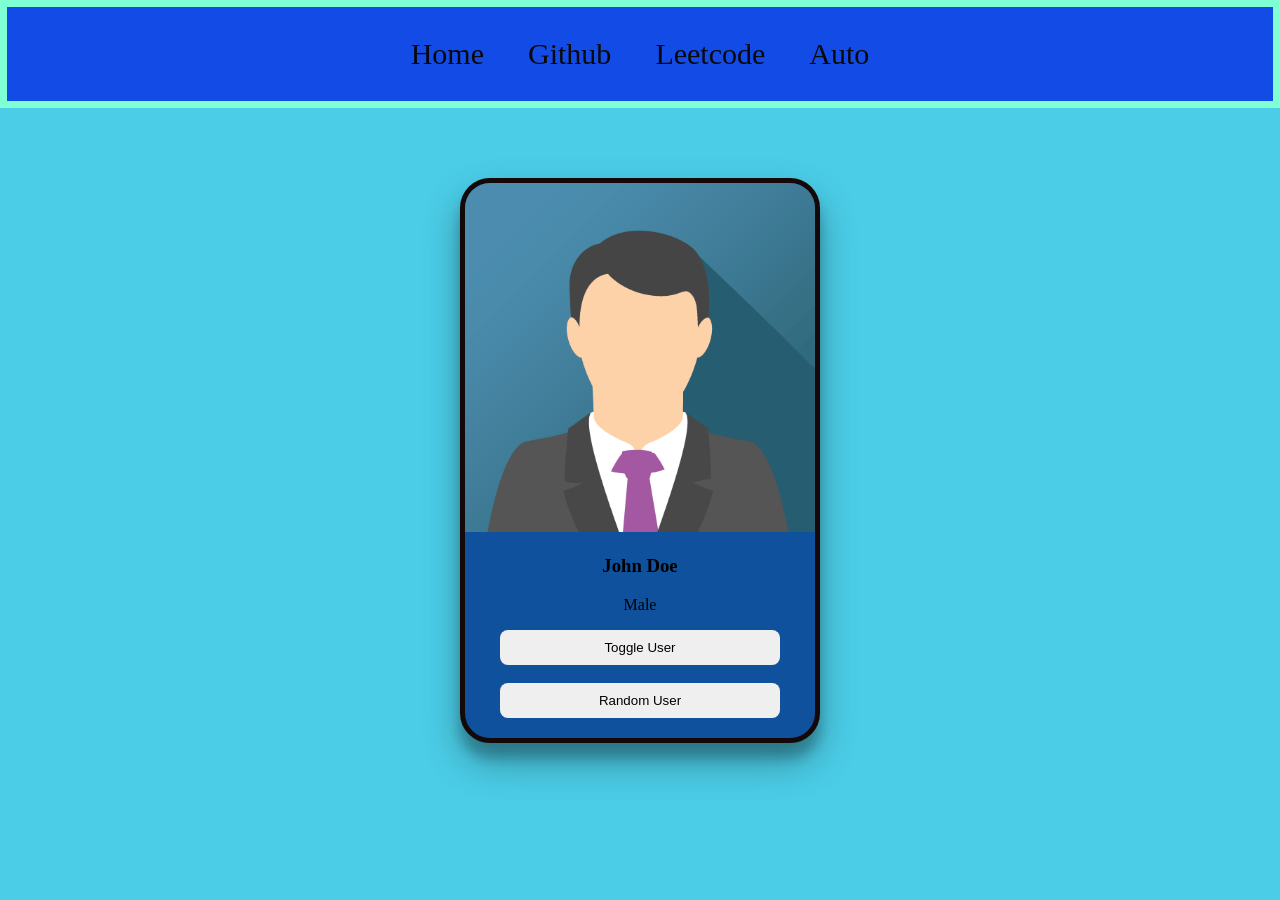
<file: target/classes/static/index.html>
<!DOCTYPE html>
<html lang="en">
<head>
    <meta charset="UTF-8">
    <meta name="viewport" content="width=device-width, initial-scale=1.0">
    <title>Document</title>
    <link rel="stylesheet" href="index.css">
</head>
<body>
    <!-- <h1> hellon from html</h1> -->
    <div class="navbar">
        <a href="">Home</a>
        <a href="https://github.com/nihithasharanya-tech/autosuggest-spring">Github</a>
        <a href="">Leetcode</a>
        <a href="">Auto</a>
    </div>
    <div class="card">
        <img id="user-image" src="john.png" alt="image not found">
        <h3 id="user-name">John Doe</h3>
        <p id="user-gender">Male</p>
        <button onclick="toggleUser()">Toggle User</button>
        <br>
        <br>
        <button onclick="randomuser()">Random User</button>
    </div>
    <!-- <h2>This file is running live</h2> -->
    <script src="index.js"></script>
</body>
</html>
</file>
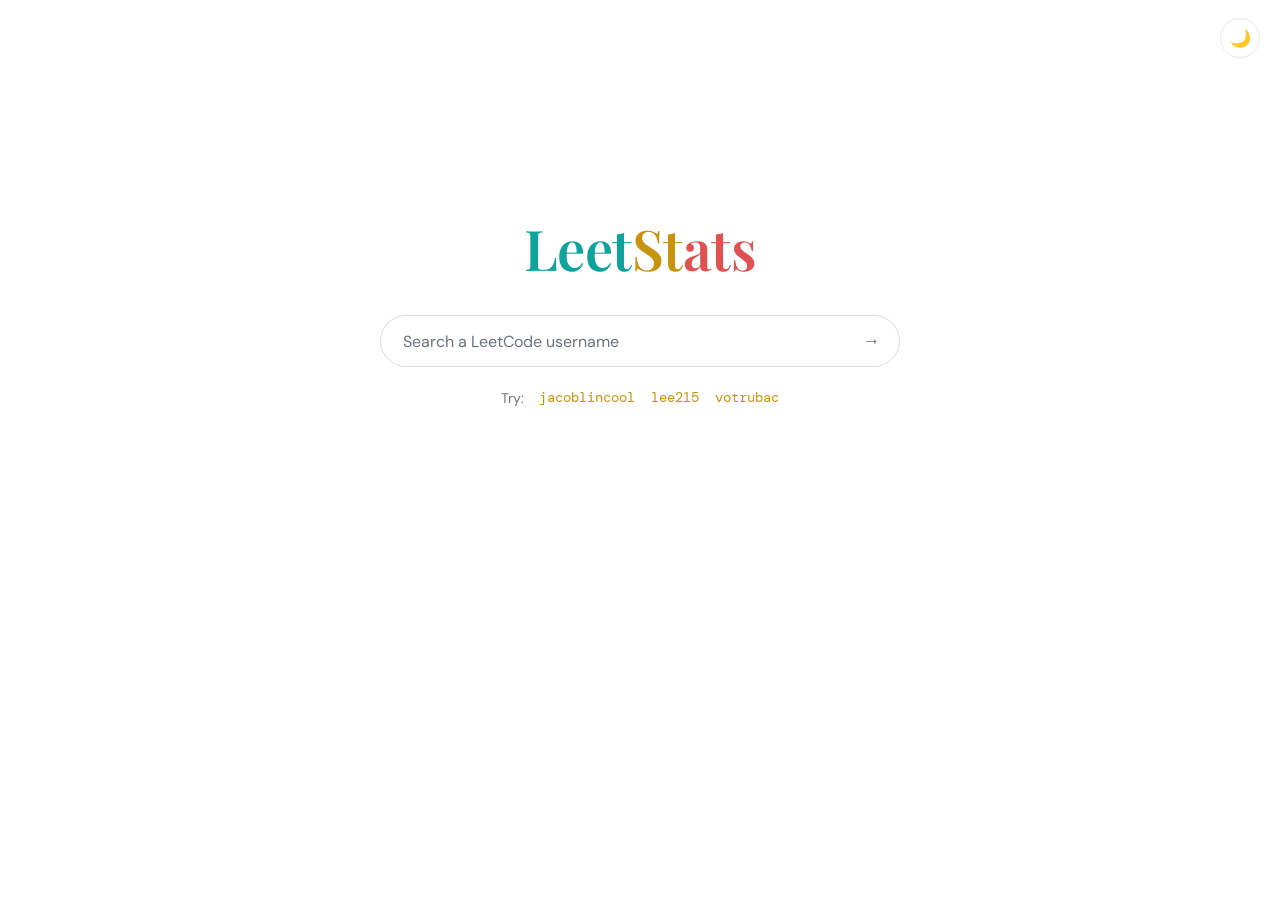
<file: target/classes/static/leetcode-stats.html>
<!DOCTYPE html>
<html lang="en" data-theme="light">
<head>
<meta charset="UTF-8">
<meta name="viewport" content="width=device-width, initial-scale=1.0">
<title>LeetStats</title>
<link rel="preconnect" href="https://fonts.googleapis.com">
<link rel="preconnect" href="https://fonts.gstatic.com" crossorigin>
<link href="https://fonts.googleapis.com/css2?family=Playfair+Display:wght@600&family=DM+Sans:wght@400;500;700&family=DM+Mono:wght@400;500&display=swap" rel="stylesheet">
<style>
  :root, [data-theme="light"] {
    --bg: #ffffff;
    --text: #1f2328;
    --muted: #6b7280;
    --line: #e5e7eb;
    --surface: #ffffff;
    --input-border: #dadce0;
    --input-shadow: rgba(32, 33, 36, 0.12);
    --track: #f0f1f3;
    --easy: #0fa39e;
    --medium: #c8930f;
    --hard: #e05252;
    --accent: #c8930f;
    --card-shadow: 0 1px 3px rgba(32, 33, 36, 0.08), 0 8px 28px rgba(32, 33, 36, 0.06);
  }
  [data-theme="dark"] {
    --bg: #0a0b0d;
    --text: #e9e7e2;
    --muted: #8b8f98;
    --line: rgba(255, 255, 255, 0.09);
    --surface: #121418;
    --input-border: rgba(255, 255, 255, 0.14);
    --input-shadow: rgba(0, 0, 0, 0.5);
    --track: rgba(255, 255, 255, 0.08);
    --easy: #3ddad7;
    --medium: #e3b341;
    --hard: #ff6b6b;
    --accent: #e3b341;
    --card-shadow: 0 20px 50px rgba(0, 0, 0, 0.45);
  }

  * { margin: 0; padding: 0; box-sizing: border-box; }

  html, body { height: 100%; }

  body {
    background: var(--bg);
    color: var(--text);
    font-family: "DM Sans", system-ui, sans-serif;
    display: flex;
    flex-direction: column;
    align-items: center;
    transition: background 0.25s, color 0.25s;
  }

  /* theme toggle, top right */
  .theme-toggle {
    position: fixed;
    top: 18px;
    right: 20px;
    width: 40px;
    height: 40px;
    border-radius: 50%;
    border: 1px solid var(--line);
    background: var(--surface);
    color: var(--text);
    font-size: 17px;
    cursor: pointer;
    display: flex;
    align-items: center;
    justify-content: center;
    transition: background 0.25s, border-color 0.25s, transform 0.15s;
    z-index: 10;
  }
  .theme-toggle:hover { transform: scale(1.06); }
  .theme-toggle:focus-visible { outline: 2px solid var(--accent); outline-offset: 2px; }

  main {
    width: 100%;
    max-width: 640px;
    padding: 0 24px 64px;
    display: flex;
    flex-direction: column;
    align-items: center;
    /* Google-style: sits a bit above vertical center when idle */
    margin-top: clamp(96px, 24vh, 210px);
    transition: margin-top 0.45s cubic-bezier(0.3, 0.8, 0.3, 1);
  }
  body.has-result main { margin-top: 72px; }

  .wordmark {
    font-family: "Playfair Display", serif;
    font-weight: 600;
    font-size: clamp(40px, 8vw, 56px);
    letter-spacing: -0.01em;
    margin-bottom: 30px;
    user-select: none;
  }
  .wordmark .l { color: var(--easy); }
  .wordmark .e { color: var(--medium); }
  .wordmark .t { color: var(--hard); }

  /* search */
  .search {
    width: 100%;
    max-width: 520px;
    display: flex;
    align-items: center;
    gap: 12px;
    background: var(--surface);
    border: 1px solid var(--input-border);
    border-radius: 999px;
    padding: 0 8px 0 22px;
    height: 52px;
    transition: box-shadow 0.2s, border-color 0.2s, background 0.25s;
  }
  .search:focus-within {
    box-shadow: 0 2px 10px var(--input-shadow);
    border-color: transparent;
  }
  [data-theme="dark"] .search:focus-within { border-color: var(--accent); box-shadow: none; }

  .search input {
    flex: 1;
    min-width: 0;
    border: none;
    outline: none;
    background: transparent;
    color: var(--text);
    font-family: "DM Mono", monospace;
    font-size: 16px;
  }
  .search input::placeholder { color: var(--muted); font-family: "DM Sans", sans-serif; }

  .search button {
    border: none;
    background: transparent;
    color: var(--muted);
    font-size: 18px;
    width: 40px;
    height: 40px;
    border-radius: 50%;
    cursor: pointer;
    display: flex;
    align-items: center;
    justify-content: center;
    transition: color 0.15s, background 0.15s;
  }
  .search button:hover { color: var(--accent); background: var(--track); }
  .search button:focus-visible { outline: 2px solid var(--accent); outline-offset: 1px; }
  .search button:disabled { opacity: 0.45; cursor: wait; }

  .try {
    margin-top: 20px;
    font-size: 14px;
    color: var(--muted);
    display: flex;
    gap: 14px;
    align-items: center;
    flex-wrap: wrap;
    justify-content: center;
  }
  .try button {
    background: none;
    border: none;
    padding: 2px 1px;
    color: var(--accent);
    font-family: "DM Mono", monospace;
    font-size: 13.5px;
    cursor: pointer;
    border-bottom: 1px dashed transparent;
    transition: border-color 0.15s;
  }
  .try button:hover { border-bottom-color: var(--accent); }
  .try button:focus-visible { outline: 2px solid var(--accent); outline-offset: 2px; }

  /* states */
  .loader {
    margin-top: 52px;
    width: 34px; height: 34px;
    border: 3px solid var(--track);
    border-top-color: var(--accent);
    border-radius: 50%;
    animation: spin 0.8s linear infinite;
  }
  @keyframes spin { to { transform: rotate(360deg); } }

  .error {
    margin-top: 44px;
    text-align: center;
    color: var(--muted);
    font-size: 14.5px;
    line-height: 1.6;
    max-width: 420px;
  }
  .error b { color: var(--hard); font-weight: 700; display: block; margin-bottom: 4px; }

  /* card */
  .card {
    width: 100%;
    margin-top: 44px;
    background: var(--surface);
    border: 1px solid var(--line);
    border-radius: 18px;
    padding: 30px 34px;
    box-shadow: var(--card-shadow);
    animation: rise 0.45s cubic-bezier(0.2, 0.7, 0.3, 1) both;
    transition: background 0.25s, border-color 0.25s;
  }
  @keyframes rise {
    from { opacity: 0; transform: translateY(14px); }
    to   { opacity: 1; transform: translateY(0); }
  }

  .card-head {
    display: flex;
    justify-content: space-between;
    align-items: baseline;
    gap: 10px;
    flex-wrap: wrap;
    margin-bottom: 26px;
  }
  .card-head a {
    font-family: "Playfair Display", serif;
    font-size: 23px;
    font-weight: 600;
    color: var(--text);
    text-decoration: none;
  }
  .card-head a:hover { color: var(--accent); }
  .card-head .rank {
    font-family: "DM Mono", monospace;
    font-size: 13px;
    color: var(--muted);
  }
  .card-head .rank b { color: var(--accent); font-weight: 500; }

  .card-body {
    display: grid;
    grid-template-columns: 168px 1fr;
    gap: 34px;
    align-items: center;
  }

  .ring-wrap { position: relative; width: 168px; height: 168px; margin: 0 auto; }
  .ring-wrap svg { transform: rotate(-90deg); display: block; }
  .ring-track { fill: none; stroke: var(--track); stroke-width: 9; }
  .ring-fill {
    fill: none;
    stroke: var(--accent);
    stroke-width: 9;
    stroke-linecap: round;
    transition: stroke-dashoffset 1.1s cubic-bezier(0.3, 0.8, 0.3, 1), stroke 0.25s;
  }
  .ring-center {
    position: absolute; inset: 0;
    display: flex; flex-direction: column;
    align-items: center; justify-content: center;
  }
  .ring-center .big {
    font-family: "DM Mono", monospace;
    font-size: 36px;
    line-height: 1;
  }
  .ring-center .small {
    color: var(--muted);
    font-size: 11.5px;
    margin-top: 6px;
    letter-spacing: 0.06em;
    text-transform: uppercase;
  }

  .bars { display: flex; flex-direction: column; gap: 18px; }
  .bar-top {
    display: flex;
    justify-content: space-between;
    align-items: baseline;
    margin-bottom: 7px;
  }
  .bar-top .label {
    font-size: 12.5px;
    font-weight: 700;
    letter-spacing: 0.09em;
    text-transform: uppercase;
  }
  .bar-top .nums {
    font-family: "DM Mono", monospace;
    font-size: 13px;
    color: var(--muted);
  }
  .bar-top .nums b { color: var(--text); font-weight: 500; }
  .bar-track { height: 7px; border-radius: 99px; background: var(--track); overflow: hidden; }
  .bar-fill { height: 100%; width: 0; border-radius: 99px; transition: width 1.1s cubic-bezier(0.3, 0.8, 0.3, 1); }
  .easy   .label { color: var(--easy); }   .easy   .bar-fill { background: var(--easy); }
  .medium .label { color: var(--medium); } .medium .bar-fill { background: var(--medium); }
  .hard   .label { color: var(--hard); }   .hard   .bar-fill { background: var(--hard); }

  .hidden { display: none !important; }

  @media (max-width: 540px) {
    .card { padding: 24px 20px; }
    .card-body { grid-template-columns: 1fr; gap: 26px; }
  }

  @media (prefers-reduced-motion: reduce) {
    * { animation: none !important; transition: none !important; }
  }
</style>
</head>
<body>
  <button class="theme-toggle" id="theme-toggle" aria-label="Switch theme" title="Switch theme">🌙</button>

  <main>
    <h1 class="wordmark"><span class="l">Leet</span><span class="e">St</span><span class="t">ats</span></h1>

    <div class="search">
      <input id="username" type="text" placeholder="Search a LeetCode username" autocomplete="off" spellcheck="false" aria-label="LeetCode username">
      <button id="go" aria-label="Fetch stats" title="Fetch stats">→</button>
    </div>

    <div class="try">
      <span>Try:</span>
      <button data-u="jacoblincool">jacoblincool</button>
      <button data-u="lee215">lee215</button>
      <button data-u="votrubac">votrubac</button>
    </div>

    <div id="loading" class="loader hidden" role="status" aria-label="Loading"></div>

    <div id="error" class="error hidden" role="alert">
      <b>Couldn't fetch that profile</b>
      <span id="error-msg"></span>
    </div>

    <section id="card" class="card hidden" aria-live="polite">
      <div class="card-head">
        <a id="profile-link" href="#" target="_blank" rel="noopener"></a>
        <span class="rank">Rank <b id="ranking">—</b></span>
      </div>
      <div class="card-body">
        <div class="ring-wrap">
          <svg width="168" height="168" viewBox="0 0 168 168" aria-hidden="true">
            <circle class="ring-track" cx="84" cy="84" r="74"></circle>
            <circle class="ring-fill" id="ring" cx="84" cy="84" r="74"></circle>
          </svg>
          <div class="ring-center">
            <div class="big" id="total-solved">0</div>
            <div class="small" id="total-label">solved</div>
          </div>
        </div>
        <div class="bars">
          <div class="bar-row easy">
            <div class="bar-top"><span class="label">Easy</span>
              <span class="nums"><b id="easy-solved">0</b> / <span id="easy-total">0</span></span></div>
            <div class="bar-track"><div class="bar-fill" id="easy-bar"></div></div>
          </div>
          <div class="bar-row medium">
            <div class="bar-top"><span class="label">Medium</span>
              <span class="nums"><b id="medium-solved">0</b> / <span id="medium-total">0</span></span></div>
            <div class="bar-track"><div class="bar-fill" id="medium-bar"></div></div>
          </div>
          <div class="bar-row hard">
            <div class="bar-top"><span class="label">Hard</span>
              <span class="nums"><b id="hard-solved">0</b> / <span id="hard-total">0</span></span></div>
            <div class="bar-track"><div class="bar-fill" id="hard-bar"></div></div>
          </div>
        </div>
      </div>
    </section>
  </main>

<script>
(function () {
  "use strict";

  /* ---------- theme ---------- */
  var root = document.documentElement;
  var toggle = document.getElementById("theme-toggle");
  var prefersDark = window.matchMedia("(prefers-color-scheme: dark)").matches;
  setTheme(prefersDark ? "dark" : "light");

  function setTheme(t) {
    root.setAttribute("data-theme", t);
    toggle.textContent = t === "dark" ? "☀️" : "🌙";
  }
  toggle.addEventListener("click", function () {
    setTheme(root.getAttribute("data-theme") === "dark" ? "light" : "dark");
  });

  /* ---------- elements ---------- */
  var input = document.getElementById("username");
  var goBtn = document.getElementById("go");
  var loadingEl = document.getElementById("loading");
  var errorEl = document.getElementById("error");
  var errorMsg = document.getElementById("error-msg");
  var cardEl = document.getElementById("card");

  var RING_R = 74;
  var RING_C = 2 * Math.PI * RING_R;
  var ring = document.getElementById("ring");
  ring.setAttribute("stroke-dasharray", RING_C);
  ring.setAttribute("stroke-dashoffset", RING_C);

  /* ---------- data sources (tried in order) ---------- */
  var SOURCES = [
    {
      url: function (u) { return "https://leetcode-api-faisalshohag.vercel.app/" + encodeURIComponent(u); },
      parse: function (d) {
        if (!d || d.errors || d.totalSolved === undefined) return null;
        return pick(d);
      }
    },
    {
      url: function (u) { return "https://alfa-leetcode-api.onrender.com/userProfile/" + encodeURIComponent(u); },
      parse: function (d) {
        if (!d || d.errors || d.totalSolved === undefined) return null;
        return pick(d);
      }
    },
    {
      url: function (u) { return "https://leetcode-stats-api.herokuapp.com/" + encodeURIComponent(u); },
      parse: function (d) {
        if (!d || d.status !== "success") return null;
        return pick(d);
      }
    }
  ];

  function pick(d) {
    return {
      totalSolved: d.totalSolved, totalQuestions: d.totalQuestions,
      easySolved: d.easySolved, totalEasy: d.totalEasy,
      mediumSolved: d.mediumSolved, totalMedium: d.totalMedium,
      hardSolved: d.hardSolved, totalHard: d.totalHard,
      ranking: d.ranking
    };
  }

  function fetchWithTimeout(url, ms) {
    var ctrl = new AbortController();
    var t = setTimeout(function () { ctrl.abort(); }, ms);
    return fetch(url, { signal: ctrl.signal })
      .then(function (r) { return r.json(); })
      .finally(function () { clearTimeout(t); });
  }

  function fetchStats(username) {
    var i = 0;
    function tryNext() {
      if (i >= SOURCES.length) return Promise.reject(new Error("all sources failed"));
      var src = SOURCES[i++];
      return fetchWithTimeout(src.url(username), 12000)
        .then(function (json) {
          var parsed = src.parse(json);
          return parsed || tryNext();
        })
        .catch(function () { return tryNext(); });
    }
    return tryNext();
  }

  /* ---------- rendering ---------- */
  function fmt(n) {
    if (n === null || n === undefined || isNaN(n)) return "—";
    return Number(n).toLocaleString("en-US");
  }

  function countUp(el, target, ms) {
    var reduce = window.matchMedia("(prefers-reduced-motion: reduce)").matches;
    if (reduce || !target) { el.textContent = fmt(target || 0); return; }
    var start = performance.now();
    (function step(now) {
      var p = Math.min(((now || performance.now()) - start) / ms, 1);
      var eased = 1 - Math.pow(1 - p, 3);
      el.textContent = fmt(Math.round(target * eased));
      if (p < 1) requestAnimationFrame(step);
    })();
  }

  function setBar(id, solved, total) {
    var pct = total > 0 ? (solved / total) * 100 : 0;
    document.getElementById(id).style.width = Math.max(pct, solved > 0 ? 2 : 0) + "%";
  }

  function render(username, s) {
    var link = document.getElementById("profile-link");
    link.textContent = username;
    link.href = "https://leetcode.com/u/" + encodeURIComponent(username) + "/";

    document.getElementById("ranking").textContent = "#" + fmt(s.ranking);
    document.getElementById("total-label").textContent = "of " + fmt(s.totalQuestions);
    document.getElementById("easy-solved").textContent = fmt(s.easySolved);
    document.getElementById("easy-total").textContent = fmt(s.totalEasy);
    document.getElementById("medium-solved").textContent = fmt(s.mediumSolved);
    document.getElementById("medium-total").textContent = fmt(s.totalMedium);
    document.getElementById("hard-solved").textContent = fmt(s.hardSolved);
    document.getElementById("hard-total").textContent = fmt(s.totalHard);

    document.body.classList.add("has-result");
    cardEl.classList.remove("hidden");

    requestAnimationFrame(function () {
      requestAnimationFrame(function () {
        countUp(document.getElementById("total-solved"), s.totalSolved, 1100);
        var pct = s.totalQuestions > 0 ? s.totalSolved / s.totalQuestions : 0;
        ring.setAttribute("stroke-dashoffset", RING_C * (1 - pct));
        setBar("easy-bar", s.easySolved, s.totalEasy);
        setBar("medium-bar", s.mediumSolved, s.totalMedium);
        setBar("hard-bar", s.hardSolved, s.totalHard);
      });
    });
  }

  function resetCard() {
    ring.setAttribute("stroke-dashoffset", RING_C);
    ["easy-bar", "medium-bar", "hard-bar"].forEach(function (id) {
      document.getElementById(id).style.width = "0";
    });
    document.getElementById("total-solved").textContent = "0";
  }

  /* ---------- flow ---------- */
  var busy = false;

  function lookup(username) {
    username = (username || "").trim();
    if (!username || busy) return;
    busy = true;

    input.value = username;
    goBtn.disabled = true;
    errorEl.classList.add("hidden");
    cardEl.classList.add("hidden");
    resetCard();
    loadingEl.classList.remove("hidden");

    fetchStats(username)
      .then(function (stats) {
        loadingEl.classList.add("hidden");
        render(username, stats);
      })
      .catch(function () {
        loadingEl.classList.add("hidden");
        errorMsg.textContent = 'No stats found for "' + username +
          '". Check the spelling, or the public stats APIs may be briefly busy — try again in a moment.';
        errorEl.classList.remove("hidden");
      })
      .finally(function () {
        goBtn.disabled = false;
        busy = false;
      });
  }

  goBtn.addEventListener("click", function () { lookup(input.value); });
  input.addEventListener("keydown", function (e) { if (e.key === "Enter") lookup(input.value); });
  document.querySelectorAll(".try button").forEach(function (b) {
    b.addEventListener("click", function () { lookup(b.dataset.u); });
  });
})();
</script>
</body>
</html>
</file>
<file: target/classes/static/index.css>
body{
    margin: 0px;
    background-color: rgb(75, 205, 231);
}
h1{
    color:rgb(0, 255, 47);
}
.navbar{
    border-style: solid;
    border-width: 7px;
    border-color:aquamarine;
    padding: 30px;
    text-align: center;
    background-color: rgb(19, 75, 230);
}

.navbar a{
    padding: 20px;
    text-decoration: none;
    color:rgb(9, 9, 12);
    font-size: 30px;
}
.navbar a:hover{
    color: plum;
    background-color: rgb(184, 230, 19);
}
.card{
    border: 5px solid rgb(21, 8, 8);
    width: 350px;
    border-radius: 30px;
    text-align: center;
    margin-top: 70px;
    overflow: hidden;
    margin-left: auto;
    margin-right: auto;
    padding-bottom: 20px;
    background-color: rgb(15, 81, 157);
    box-shadow: rgba(0, 0, 0, 0.3) 0px 19px 38px, rgba(0, 0, 0, 0.22) 0px 15px 12px;
}
.card img{
    /* width: 300px; */
    width: 100%;

}
.card button{
    border-style: none;
    padding: 10px;
    width: 80%;
    border-radius: 8px;
}
</file>
